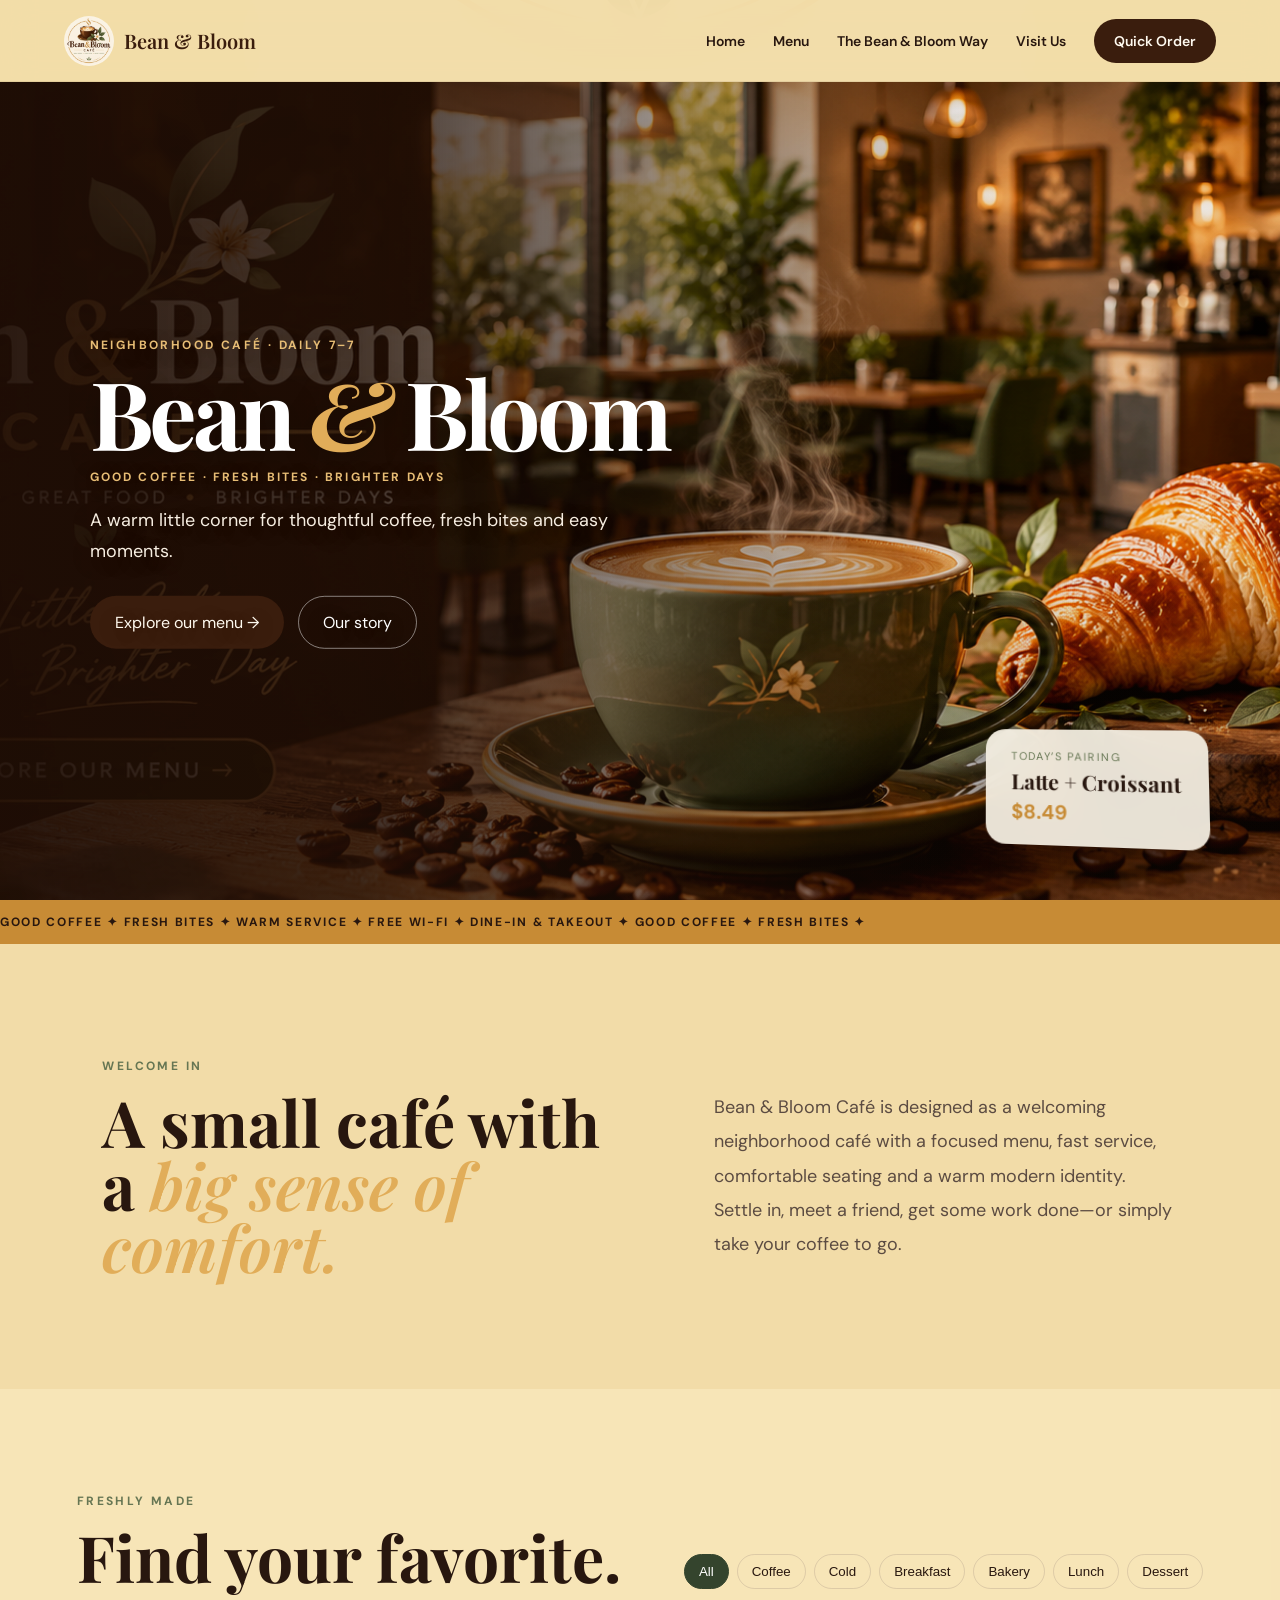
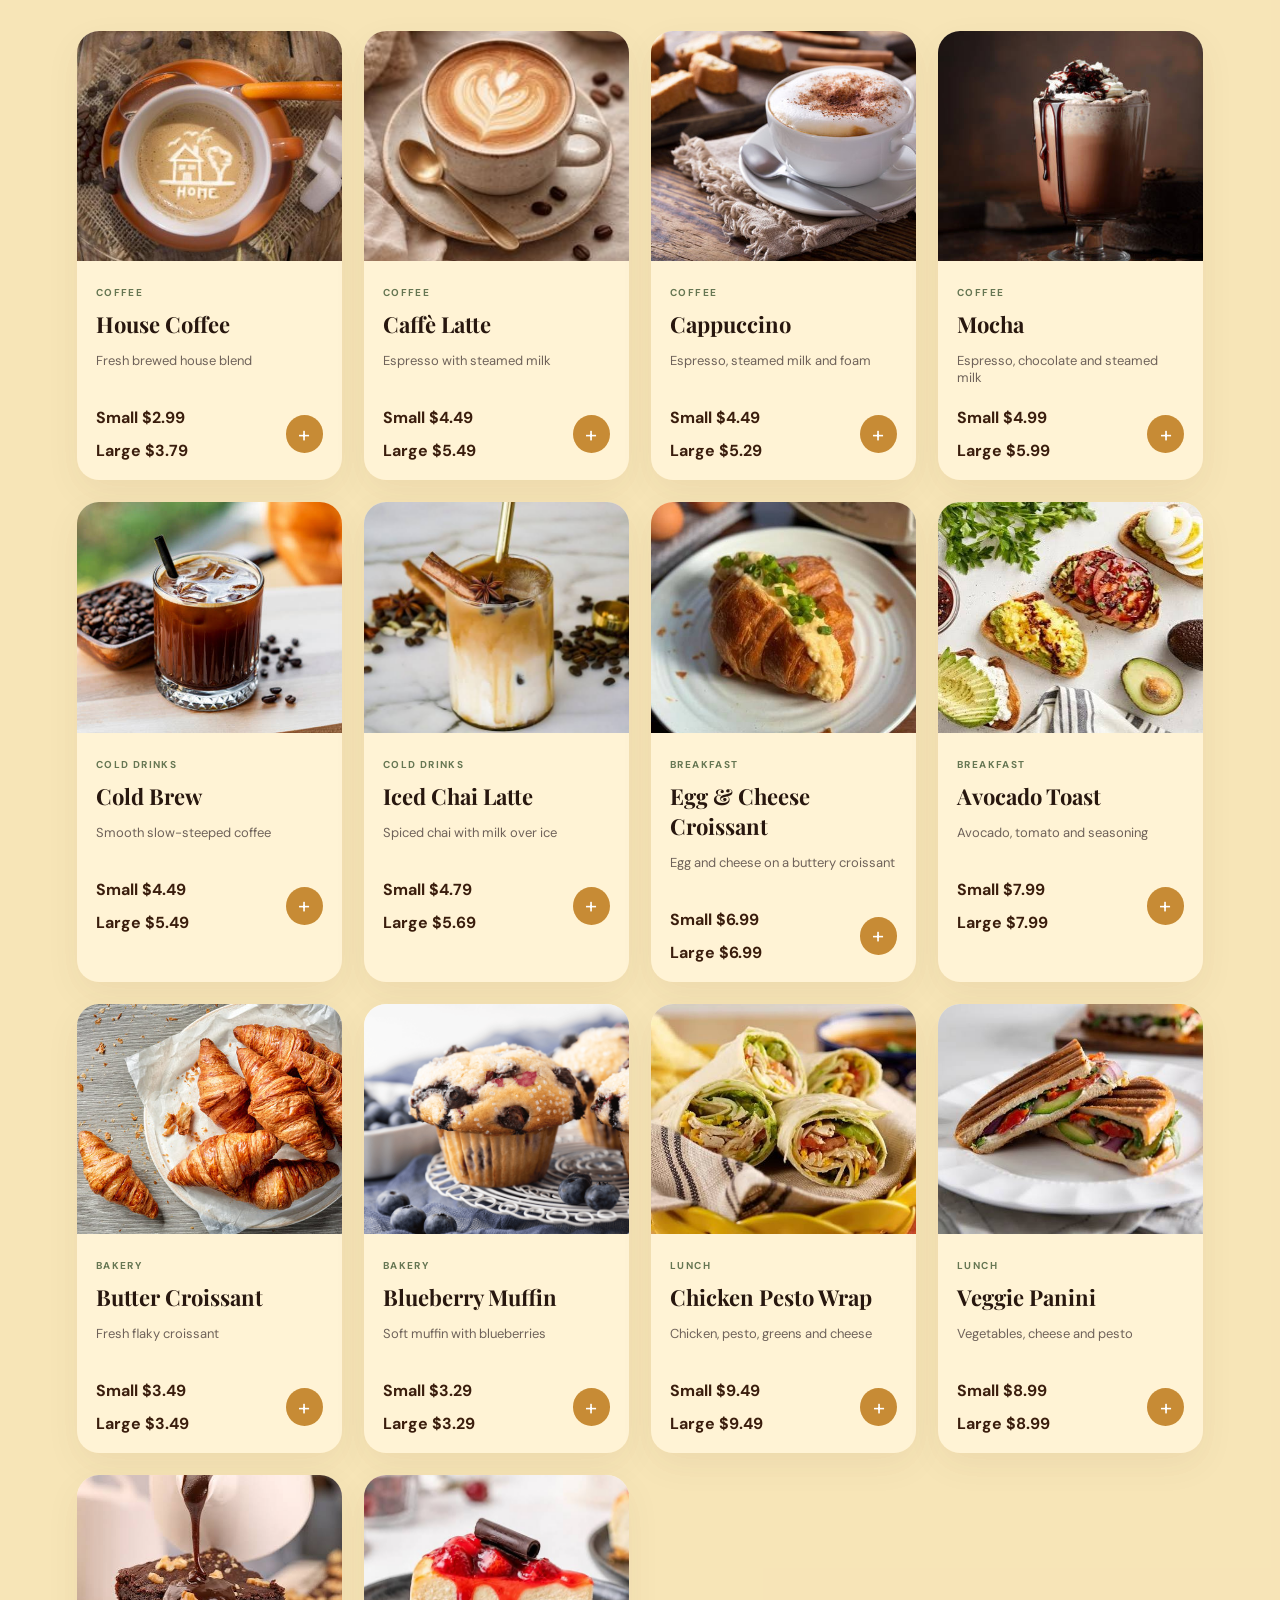
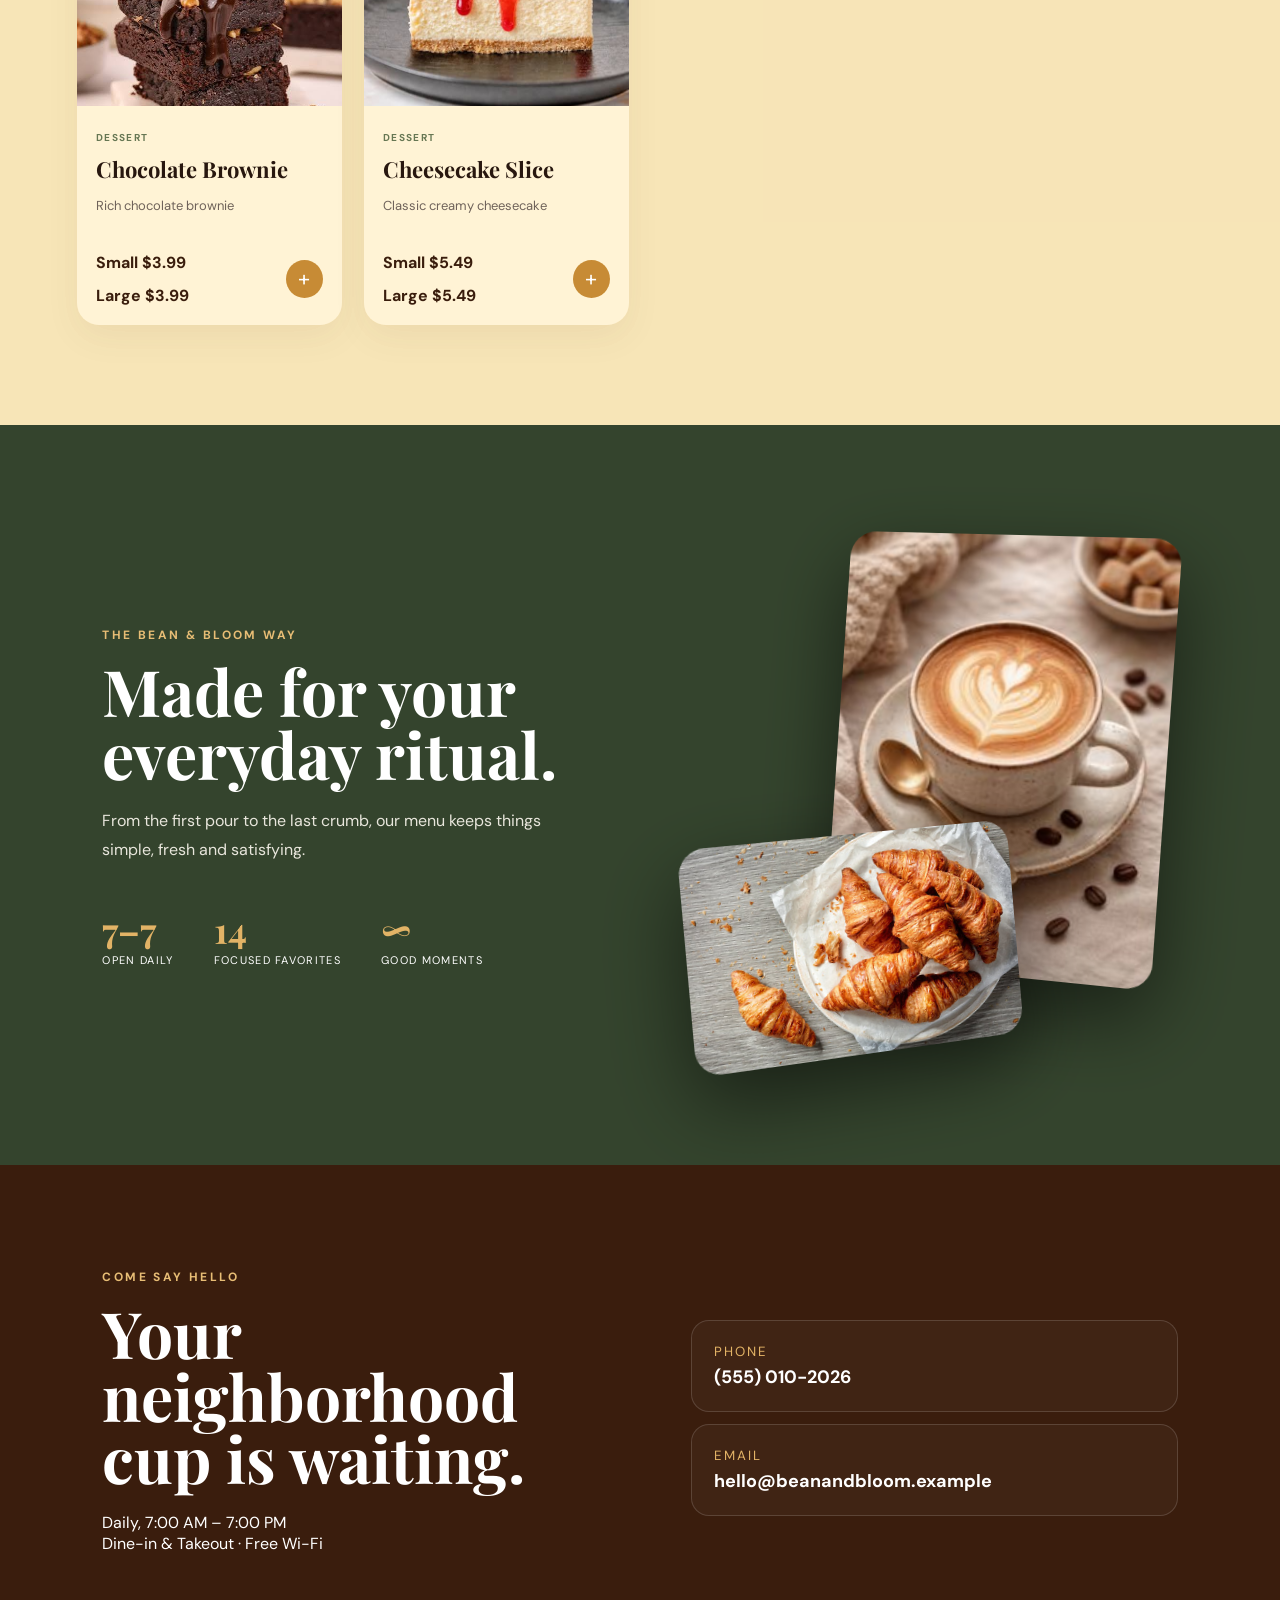
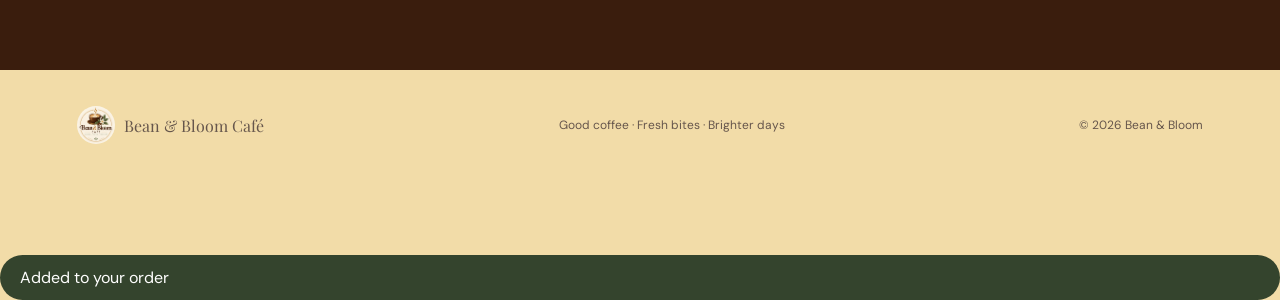
<file: index.html>
<!doctype html><html lang="en"><head><meta charset="utf-8"><meta name="viewport" content="width=device-width,initial-scale=1"><title>Bean & Bloom Café</title><meta name="description" content="Bean & Bloom — good coffee, fresh bites, brighter days."><link rel="stylesheet" href="styles.css"></head>
<body><div class="watermark"></div><header class="nav"><a class="brand" href="#home"><img src="logo.png" alt="Bean & Bloom logo"><span>Bean & Bloom</span></a><details class="mobileMenu"><summary aria-label="Open navigation menu">☰</summary><div class="mobileMenuPanel"><a href="#home">Home</a><a href="#menu">Menu</a><a href="#about">The Bean &amp; Bloom Way</a><a href="#contact">Visit Us</a><a class="pill" href="order.html">Quick Order</a></div></details><nav id="mainNav"><a href="#home">Home</a><a href="#menu">Menu</a><a href="#about">The Bean &amp; Bloom Way</a><a href="#contact">Visit Us</a><a class="pill" href="order.html">Quick Order</a></nav></header>
<main><section class="hero" id="home"><div class="heroStage"><img class="heroImg" src="hero.png" alt="Bean & Bloom café interior, coffee and pastries"></div><div class="heroShade"></div><div class="heroCopy"><span class="eyebrow">NEIGHBORHOOD CAFÉ · DAILY 7–7</span><h1 class="heroBrand">Bean <span>&amp;</span> Bloom</h1><p class="heroTagline">Good coffee · Fresh bites · Brighter days</p><p>A warm little corner for thoughtful coffee, fresh bites and easy moments.</p><div class="actions"><a class="cta" href="#menu">Explore our menu →</a><a class="ghost" href="#about">Our story</a></div></div><div class="coffeeSteam" aria-hidden="true"><i></i><i></i><i></i><i></i><i></i></div><div class="floatCard"><span>Today’s pairing</span><strong>Latte + Croissant</strong><b>$8.49</b></div></section>
<section class="marquee"><div>GOOD COFFEE ✦ FRESH BITES ✦ WARM SERVICE ✦ FREE WI-FI ✦ DINE-IN & TAKEOUT ✦ GOOD COFFEE ✦ FRESH BITES ✦</div></section>
<section class="intro" id="about"><div><span class="eyebrow dark">WELCOME IN</span><h2>A small café with a <em>big sense of comfort.</em></h2></div><p>Bean & Bloom Café is designed as a welcoming neighborhood café with a focused menu, fast service, comfortable seating and a warm modern identity. Settle in, meet a friend, get some work done—or simply take your coffee to go.</p></section>
<section class="menuSection" id="menu"><div class="sectionHead"><div><span class="eyebrow dark">FRESHLY MADE</span><h2>Find your favorite.</h2></div><div class="filters"><button class="active" data-filter="All">All</button><button data-filter="Coffee">Coffee</button><button data-filter="Cold Drinks">Cold</button><button data-filter="Breakfast">Breakfast</button><button data-filter="Bakery">Bakery</button><button data-filter="Lunch">Lunch</button><button data-filter="Dessert">Dessert</button></div></div><div class="menuGrid" id="menuGrid"></div></section>
<section class="feature"><div class="featureText"><span class="eyebrow">THE BEAN & BLOOM WAY</span><h2>Made for your everyday ritual.</h2><p>From the first pour to the last crumb, our menu keeps things simple, fresh and satisfying.</p><div class="stats"><div><b>7–7</b><span>Open daily</span></div><div><b>14</b><span>Focused favorites</span></div><div><b>∞</b><span>Good moments</span></div></div></div><div class="stack"><img src="coffee-latte.png" alt="Caffè latte"><img src="butter-croissant.png" alt="Butter croissant"></div></section>
<section class="contact" id="contact"><div><span class="eyebrow">COME SAY HELLO</span><h2>Your neighborhood cup is waiting.</h2><p>Daily, 7:00 AM – 7:00 PM<br>Dine-in & Takeout · Free Wi-Fi</p></div><div class="contactCard"><a href="tel:+15550102026"><small>PHONE</small><strong>(555) 010-2026</strong></a><a href="mailto:hello@beanandbloom.example"><small>EMAIL</small><strong>hello@beanandbloom.example</strong></a></div></section></main>
<footer><div class="footerBrand"><img src="logo.png" alt=""><span>Bean & Bloom Café</span></div><p>Good coffee · Fresh bites · Brighter days</p><p>© <span id="year"></span> Bean & Bloom</p></footer><div class="toast" id="toast">Added to your order</div><script src="script.js"></script></body></html>
</file>
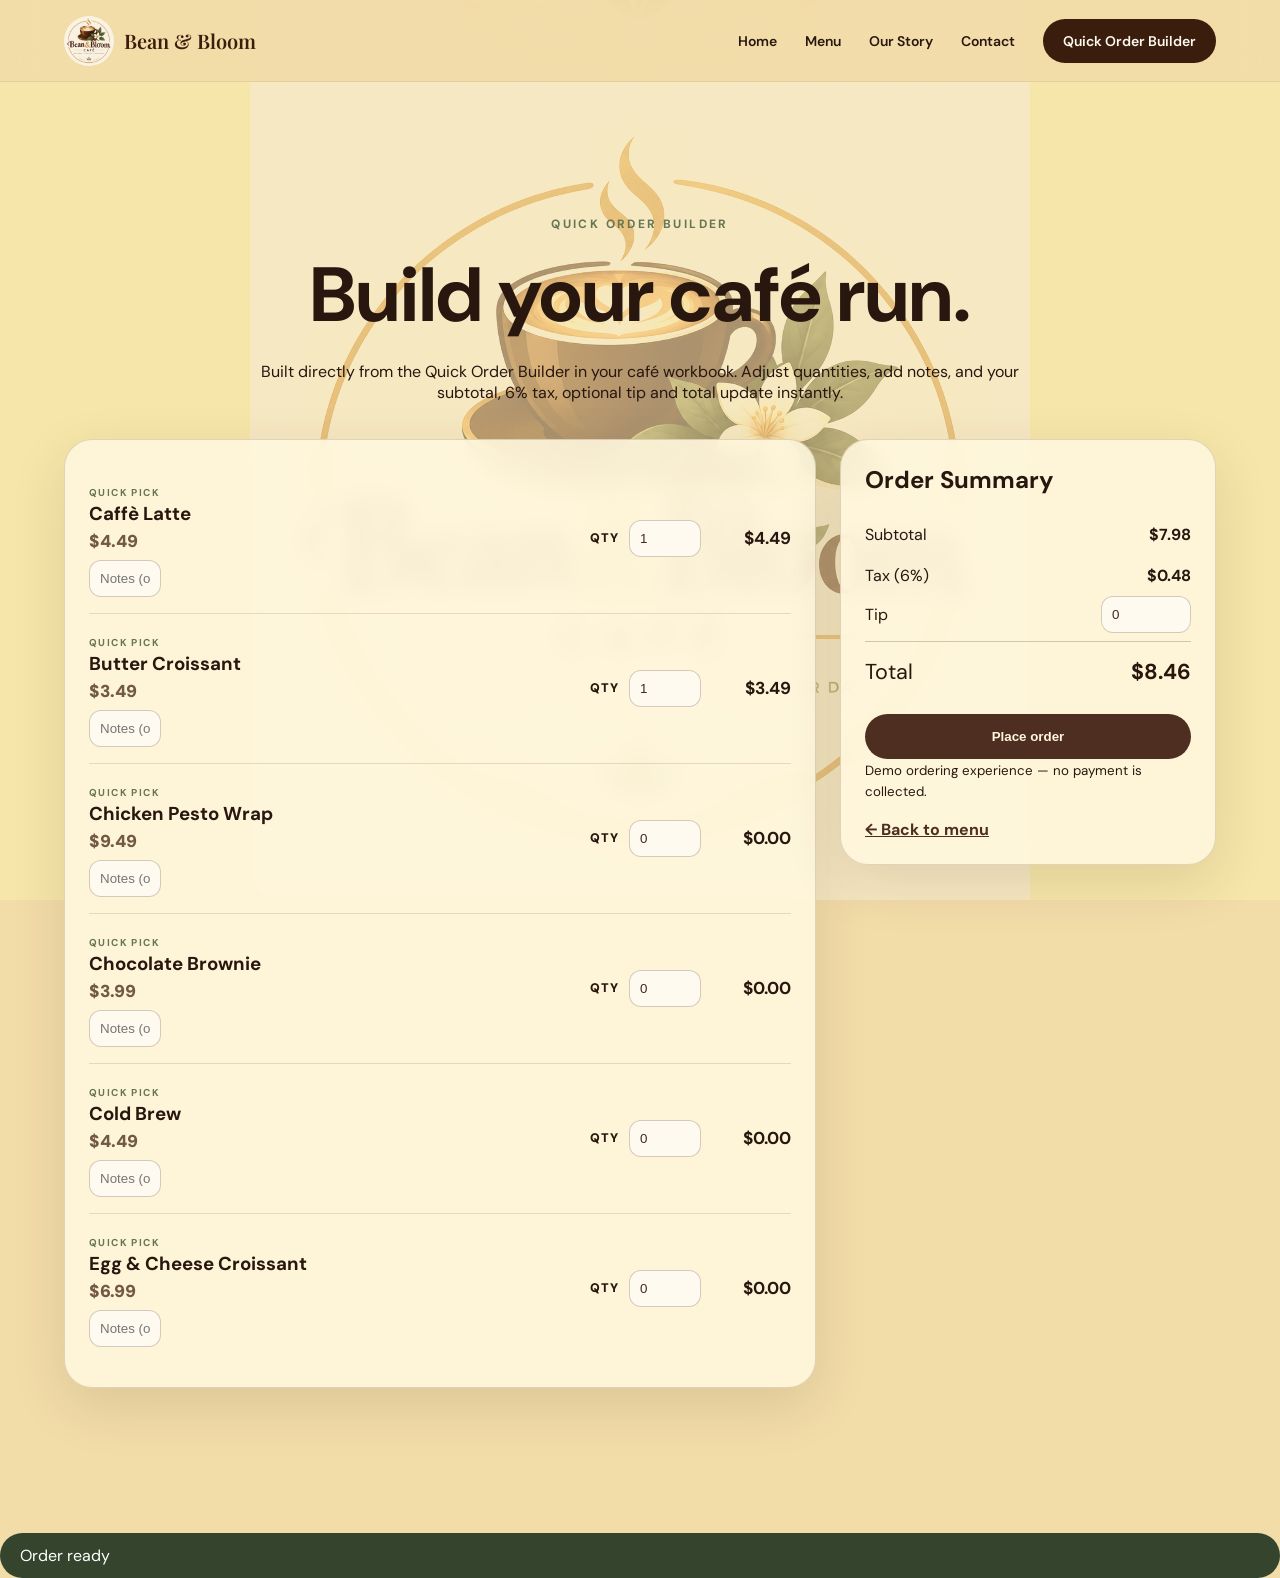
<file: order.html>
<!doctype html><html lang="en"><head><meta charset="utf-8"><meta name="viewport" content="width=device-width,initial-scale=1"><title>Quick Order | Bean & Bloom Café</title><link rel="stylesheet" href="styles.css"></head><body><div class="watermark"></div><header class="nav"><a class="brand" href="index.html"><img src="logo.png" alt="Bean & Bloom logo"><span>Bean & Bloom</span></a><button class="menuBtn" aria-label="Open menu">☰</button><nav><a href="index.html#home">Home</a><a href="index.html#menu">Menu</a><a href="index.html#about">Our Story</a><a href="index.html#contact">Contact</a><a class="pill" href="order.html">Quick Order Builder</a></nav></header><main class="orderPage"><section class="orderHero"><span class="eyebrow dark">QUICK ORDER BUILDER</span><h1>Build your café run.</h1><p>Built directly from the Quick Order Builder in your café workbook. Adjust quantities, add notes, and your subtotal, 6% tax, optional tip and total update instantly.</p></section><section class="builder"><div class="builderList" id="builderList"></div><aside class="builderSummary"><h2>Order Summary</h2><div class="sumline"><span>Subtotal</span><b id="osub">$0.00</b></div><div class="sumline"><span>Tax (6%)</span><b id="otax">$0.00</b></div><div class="tipRow"><span>Tip</span><input id="tip" type="number" min="0" step="0.50" value="0"></div><div class="sumline total"><span>Total</span><b id="ototal">$0.00</b></div><button class="placeBtn" id="place">Place order</button><small>Demo ordering experience — no payment is collected.</small><br><a class="backHome" href="index.html#menu">← Back to menu</a></aside></section></main><div class="toast" id="toast">Order ready</div><script src="order.js"></script></body></html>
</file>
<file: styles.css>
@import url('https://fonts.googleapis.com/css2?family=DM+Sans:wght@400;500;600;700&family=Playfair+Display:ital,wght@0,600;1,600&display=swap');
:root{--espresso:#3a1d0d;--cream:#f6f0e3;--sage:#667653;--sage2:#34442d;--gold:#c78b35;--ink:#28170f;--white:#fffdf7}*{box-sizing:border-box}html{scroll-behavior:smooth}body{margin:0;background:var(--cream);color:var(--ink);font-family:'DM Sans',sans-serif;overflow-x:hidden}.watermark{position:fixed;inset:0;pointer-events:none;z-index:-1;background:url('logo.png') center/720px no-repeat;opacity:.025}.nav{height:82px;padding:0 5vw;display:flex;align-items:center;justify-content:space-between;background:rgba(246,240,227,.9);backdrop-filter:blur(16px);position:sticky;top:0;z-index:20;border-bottom:1px solid #3a1d0d14}.brand{display:flex;align-items:center;gap:10px;color:var(--espresso);text-decoration:none;font-family:'Playfair Display',serif;font-weight:600;font-size:20px}.brand img{width:50px;height:50px;object-fit:cover;border-radius:50%}.nav nav{display:flex;align-items:center;gap:28px}.nav nav a{color:var(--ink);text-decoration:none;font-size:14px;font-weight:600}.pill,.cta{background:var(--espresso)!important;color:var(--white)!important;padding:13px 20px;border-radius:99px}.menuBtn{display:none;border:0;background:none;font-size:25px}.hero{height:calc(100vh - 82px);min-height:640px;position:relative;overflow:hidden}.heroImg{width:100%;height:100%;object-fit:cover}.heroShade{position:absolute;inset:0;background:linear-gradient(90deg,rgba(30,13,5,.83) 0%,rgba(30,13,5,.5) 42%,rgba(30,13,5,.04) 70%)}.heroCopy{position:absolute;left:7vw;top:50%;transform:translateY(-50%);max-width:650px;color:#fff}.eyebrow{font-size:12px;letter-spacing:.2em;font-weight:700;color:#e7bd75}.hero h1,.intro h2,.sectionHead h2,.feature h2,.order h2,.contact h2{font-family:'Playfair Display',serif;font-size:clamp(46px,6vw,88px);line-height:.98;margin:16px 0 22px}.hero h1 em,h2 em{color:#e1ad59;font-weight:600}.heroCopy p{font-size:18px;line-height:1.7;max-width:520px;color:#f7eee1}.actions{display:flex;gap:14px;align-items:center;margin-top:30px}.actions a{text-decoration:none}.cta{padding:16px 25px}.ghost{color:white;border:1px solid #ffffff77;border-radius:99px;padding:15px 24px}.floatCard{position:absolute;right:6vw;bottom:6vh;background:rgba(246,240,227,.93);backdrop-filter:blur(15px);padding:20px 26px;border-radius:20px;box-shadow:0 20px 70px #0005;transform:perspective(600px) rotateY(-6deg) rotateX(3deg);display:grid;gap:4px}.floatCard span{font-size:11px;text-transform:uppercase;letter-spacing:.15em;color:var(--sage)}.floatCard strong{font-family:'Playfair Display',serif;font-size:21px}.floatCard b{color:var(--gold);font-size:20px}.marquee{background:var(--gold);overflow:hidden;white-space:nowrap;padding:14px 0;font-weight:700;font-size:12px;letter-spacing:.14em}.marquee div{width:max-content;animation:scroll 24s linear infinite}@keyframes scroll{to{transform:translateX(-50%)}}.intro{padding:110px 8vw;display:grid;grid-template-columns:1.1fr 1fr;gap:8vw;align-items:end}.dark{color:var(--sage)}.intro h2,.sectionHead h2,.order h2{font-size:clamp(40px,5vw,66px);margin-bottom:0}.intro p{font-size:18px;line-height:1.9;color:#5c4c42}.menuSection{padding:100px 6vw;background:#fffaf0}.sectionHead{display:flex;justify-content:space-between;align-items:end;gap:30px;margin-bottom:42px}.filters{display:flex;flex-wrap:wrap;gap:8px;justify-content:flex-end}.filters button{border:1px solid #a8978355;background:transparent;padding:9px 14px;border-radius:99px;cursor:pointer;color:var(--ink)}.filters button.active{background:var(--sage2);color:white;border-color:var(--sage2)}.menuGrid{display:grid;grid-template-columns:repeat(4,1fr);gap:22px}.card{background:var(--cream);border-radius:22px;overflow:hidden;box-shadow:0 12px 35px #4d351410;transition:.35s;transform-style:preserve-3d}.card:hover{transform:translateY(-9px) rotateX(2deg);box-shadow:0 24px 50px #4d351425}.card img{width:100%;aspect-ratio:1.15;object-fit:cover;display:block}.cardBody{padding:19px}.tag{font-size:10px;text-transform:uppercase;letter-spacing:.14em;color:var(--sage);font-weight:700}.card h3{font-family:'Playfair Display',serif;margin:8px 0;font-size:22px}.card p{font-size:13px;color:#6f625a;min-height:38px}.priceRow{display:flex;align-items:center;justify-content:space-between;margin-top:17px}.priceRow b{color:var(--espresso)}.add{border:0;border-radius:50%;width:38px;height:38px;background:var(--gold);font-size:22px;cursor:pointer;color:white}.feature{background:var(--sage2);color:white;padding:110px 8vw;display:grid;grid-template-columns:1fr 1fr;gap:8vw;align-items:center;overflow:hidden}.feature h2,.contact h2{font-size:clamp(42px,5vw,68px)}.feature p{line-height:1.8;color:#e8e6dc}.stats{display:flex;gap:40px;margin-top:40px}.stats div{display:grid}.stats b{font-family:'Playfair Display',serif;font-size:36px;color:#e2b366}.stats span{font-size:11px;text-transform:uppercase;letter-spacing:.12em}.stack{height:520px;position:relative;perspective:1000px}.stack img{position:absolute;width:68%;border-radius:26px;box-shadow:0 30px 80px #0008}.stack img:first-child{right:3%;top:0;transform:rotateY(-10deg) rotateZ(4deg)}.stack img:last-child{left:0;bottom:0;transform:rotateY(12deg) rotateZ(-5deg)}.order{padding:110px 8vw}.orderTitle{text-align:center;max-width:650px;margin:0 auto 45px}.orderTitle p{color:#6d5d51}.orderPanel{max-width:900px;margin:auto;background:#fffaf0;border-radius:28px;padding:30px;box-shadow:0 24px 70px #3a1d0d15;display:grid;grid-template-columns:1.4fr 1fr;gap:35px}.cartItem{display:grid;grid-template-columns:1fr auto auto;gap:12px;align-items:center;padding:13px 0;border-bottom:1px solid #3a1d0d18}.cartItem button{border:0;background:#eee3d4;border-radius:50%;width:28px;height:28px;cursor:pointer}.empty{color:#88786c}.totals{background:var(--espresso);color:white;padding:24px;border-radius:20px}.totals>div{display:flex;justify-content:space-between;padding:8px 0}.totals .grand{font-size:22px;border-top:1px solid #ffffff33;margin-top:10px;padding-top:18px}.totals button{width:100%;border:0;background:var(--gold);color:white;padding:15px;border-radius:99px;font-weight:700;margin:15px 0 10px;cursor:pointer}.totals small{opacity:.6}.contact{background:var(--espresso);color:white;padding:100px 8vw;display:grid;grid-template-columns:1fr 1fr;gap:8vw;align-items:center}.contactCard{display:grid;gap:12px}.contactCard a{padding:22px;border:1px solid #ffffff25;border-radius:18px;color:white;text-decoration:none;display:grid;gap:5px;background:#ffffff08}.contactCard small{color:#e2b366;letter-spacing:.15em}.contactCard strong{font-size:18px}footer{padding:35px 6vw;display:flex;align-items:center;justify-content:space-between;gap:20px;font-size:12px;color:#66564c}.footerBrand{display:flex;align-items:center;gap:9px;font-family:'Playfair Display',serif;font-size:16px}.footerBrand img{width:38px;height:38px;border-radius:50%}.toast{position:fixed;bottom:25px;left:50%;transform:translate(-50%,100px);background:var(--sage2);color:white;padding:12px 20px;border-radius:99px;z-index:50;transition:.3s}.toast.show{transform:translate(-50%,0)}
@media(max-width:950px){.menuGrid{grid-template-columns:repeat(2,1fr)}.sectionHead{display:block}.filters{justify-content:flex-start;margin-top:25px}.feature{grid-template-columns:1fr}.stack{height:400px}.nav nav{display:none;position:absolute;top:82px;left:0;right:0;background:var(--cream);padding:25px;flex-direction:column}.nav nav.open{display:flex}.menuBtn{display:block}.intro,.contact{grid-template-columns:1fr}.orderPanel{grid-template-columns:1fr}.floatCard{display:none}}
@media(max-width:600px){.hero{min-height:610px}.heroCopy{left:7vw;right:7vw}.hero h1{font-size:50px}.menuGrid{grid-template-columns:1fr}.intro,.menuSection,.feature,.order,.contact{padding:75px 6vw}.stats{gap:20px}.stack{height:300px}footer{flex-direction:column;text-align:center}.sectionHead h2,.intro h2,.feature h2,.order h2,.contact h2{font-size:42px}}

/* Hero refresh: keep the Bean & Bloom name readable while adding depth and motion */
.hero{isolation:isolate;background:var(--espresso);perspective:1400px}
.heroStage{position:absolute;inset:-3%;z-index:0;transform-style:preserve-3d;animation:heroFloat 14s ease-in-out infinite alternate}
.heroImg{position:absolute;inset:0;width:100%;height:100%;object-fit:cover;object-position:center center;transform:scale(1.035);filter:saturate(1.04) contrast(1.02)}
.heroShade{z-index:1;background:linear-gradient(90deg,rgba(30,13,5,.94) 0%,rgba(30,13,5,.82) 28%,rgba(30,13,5,.35) 58%,rgba(30,13,5,.08) 78%),linear-gradient(0deg,rgba(30,13,5,.28),transparent 45%)}
.heroCopy{z-index:4;max-width:720px;text-shadow:0 4px 30px rgba(0,0,0,.28)}
.heroBrand{font-size:clamp(58px,7.4vw,116px)!important;letter-spacing:-.045em;white-space:nowrap;margin:12px 0 8px!important}
.heroBrand span{color:#e1ad59;font-style:italic}
.heroTagline{margin:0 0 15px!important;color:#e7bd75!important;text-transform:uppercase;font-size:12px!important;font-weight:700;letter-spacing:.18em}
.heroOrb{position:absolute;z-index:3;right:8vw;top:12%;width:clamp(150px,17vw,270px);aspect-ratio:1;border-radius:50%;padding:9px;background:rgba(246,240,227,.12);border:1px solid rgba(255,255,255,.26);box-shadow:0 35px 80px rgba(0,0,0,.35),inset 0 0 35px rgba(255,255,255,.13);backdrop-filter:blur(9px);transform-style:preserve-3d;animation:orb360 18s linear infinite}
.heroOrb img{width:100%;height:100%;object-fit:cover;border-radius:50%;box-shadow:0 12px 40px rgba(0,0,0,.28)}
.floatCard{z-index:5}
@keyframes heroFloat{0%{transform:scale(1.02) rotateY(-1.5deg) translate3d(-.5%,0,0)}100%{transform:scale(1.065) rotateY(1.5deg) translate3d(.5%,-.6%,0)}}
@keyframes orb360{0%{transform:rotateY(0deg) rotateZ(-2deg)}50%{transform:rotateY(180deg) rotateZ(2deg)}100%{transform:rotateY(360deg) rotateZ(-2deg)}}
@media(max-width:950px){.heroOrb{right:4vw;top:8%;width:145px;opacity:.88}.heroBrand{font-size:clamp(54px,10vw,82px)!important}.heroShade{background:linear-gradient(90deg,rgba(30,13,5,.92),rgba(30,13,5,.62) 68%,rgba(30,13,5,.2))}}
@media(max-width:600px){.heroStage{inset:0}.heroImg{object-position:58% center}.heroOrb{width:105px;right:5vw;top:5%;opacity:.8}.heroBrand{white-space:normal;font-size:58px!important;line-height:.88!important;max-width:360px}.heroCopy{top:55%}.heroShade{background:linear-gradient(90deg,rgba(30,13,5,.93),rgba(30,13,5,.65) 75%,rgba(30,13,5,.25))}}
@media(prefers-reduced-motion:reduce){.heroStage,.heroOrb{animation:none}}


/* Realistic hero steam animation — replaces the rotating logo */
.heroStage{inset:0;animation:none;transform:none}
.heroImg{transform:none;object-position:center center}
.heroOrb{display:none!important}
.coffeeSteam{position:absolute;z-index:3;left:56.7%;top:42%;width:13%;height:27%;pointer-events:none;filter:blur(.15px)}
.coffeeSteam i{position:absolute;bottom:0;width:18px;height:150px;border-radius:50%;opacity:0;background:linear-gradient(to top,rgba(255,255,255,0),rgba(255,255,255,.34) 28%,rgba(255,255,255,.62) 55%,rgba(255,255,255,.10) 88%,transparent);filter:blur(7px);transform-origin:50% 100%;animation:steamRise 4.8s ease-in-out infinite}
.coffeeSteam i:nth-child(1){left:18%;animation-delay:-.6s;animation-duration:4.5s}
.coffeeSteam i:nth-child(2){left:37%;height:175px;animation-delay:-2.7s;animation-duration:5.4s}
.coffeeSteam i:nth-child(3){left:53%;height:135px;animation-delay:-1.5s;animation-duration:4.2s}
.coffeeSteam i:nth-child(4){left:68%;height:165px;animation-delay:-3.6s;animation-duration:5.1s}
.coffeeSteam i:nth-child(5){left:47%;height:120px;animation-delay:-4.3s;animation-duration:4.7s}
@keyframes steamRise{0%{opacity:0;transform:translate3d(0,25px,0) scaleX(.7) rotate(-5deg)}18%{opacity:.65}48%{opacity:.48;transform:translate3d(14px,-48px,0) scaleX(1.15) rotate(7deg)}72%{opacity:.28;transform:translate3d(-10px,-95px,0) scaleX(.85) rotate(-8deg)}100%{opacity:0;transform:translate3d(8px,-150px,0) scaleX(1.4) rotate(5deg)}}
@media(max-width:950px){.coffeeSteam{left:55%;top:42%;width:16%;height:26%}}
@media(max-width:600px){.heroImg{object-position:58% center}.coffeeSteam{left:52%;top:43%;width:23%;height:24%;transform:scale(.8)}}
@media(prefers-reduced-motion:reduce){.coffeeSteam i{animation:none;opacity:.2}}

/* Brand watermark visibility refresh */
:root{--cream:#efe2c8;--white:#fffaf0}
body{background:#efe2c8}
.watermark{z-index:0;background-color:#efe2c8;background-image:url('logo.png');background-position:center;background-size:min(680px,70vw);background-repeat:repeat-y;opacity:.115;filter:sepia(.08) saturate(.9) contrast(1.08)}
.nav,.hero,.marquee,.menuSection,.feature,.contact,footer{position:relative;z-index:2}
.intro,.order{position:relative;z-index:1;background:rgba(239,226,200,.74);backdrop-filter:blur(1.5px)}
.menuSection{background:#f8edda}
.card{background:#f3e5cb}
.orderPanel{background:#f8edda}
.nav{background:rgba(239,226,200,.92)}
@media(max-width:600px){.watermark{background-size:92vw;opacity:.09}}

/* Stronger Bean & Bloom background branding */
body{background:#f3e5c9}
.watermark{
  position:fixed;inset:0;z-index:0;pointer-events:none;
  background-color:#f3e5c9;
  background-image:url('logo.png');
  background-repeat:repeat-y;
  background-position:center 110px;
  background-size:min(760px,78vw) auto;
  opacity:.28;
  filter:sepia(.12) saturate(1.05) contrast(1.16);
}
/* Keep page content above the watermark while allowing it to show through light sections */
body > *:not(.watermark){position:relative;z-index:1}
.intro,.order{background:rgba(243,229,201,.76)}
.menuSection{background:rgba(255,248,232,.82)}
.nav{background:rgba(243,229,201,.90)}
@media(max-width:600px){.watermark{background-size:105vw auto;opacity:.24;background-position:center 100px}.intro,.order{background:rgba(243,229,201,.80)}}

/* Light-gold background + clearly visible Bean & Bloom watermark */
body{background:#f2dca8}
.watermark{
  background-color:#f2dca8;
  background-image:url('logo.png');
  background-repeat:repeat-y;
  background-position:center 105px;
  background-size:min(780px,80vw) auto;
  opacity:.34;
  filter:sepia(.18) saturate(1.15) contrast(1.2);
}
.intro,.order{background:rgba(242,220,168,.62)}
.menuSection{background:rgba(250,232,190,.70)}
.card{background:rgba(255,244,216,.91)}
.orderPanel{background:rgba(255,240,204,.88)}
.nav{background:rgba(242,220,168,.90)}
@media(max-width:600px){
 .watermark{background-size:108vw auto;opacity:.30;background-position:center 96px}
 .intro,.order{background:rgba(242,220,168,.68)}
 .menuSection{background:rgba(250,232,190,.74)}
}
.priceRow b{display:flex;gap:12px;flex-wrap:wrap}.priceRow b span{white-space:nowrap}.priceRow .add{text-decoration:none;display:grid;place-items:center}
.orderPage{min-height:100vh;padding:130px 5vw 70px;position:relative;z-index:1}.orderHero{text-align:center;max-width:760px;margin:0 auto 36px}.orderHero h1{font-size:clamp(2.6rem,6vw,5.6rem);margin:.15em 0}.builder{max-width:1180px;margin:auto;display:grid;grid-template-columns:1.5fr .75fr;gap:24px}.builderList,.builderSummary{background:rgba(255,248,222,.88);backdrop-filter:blur(12px);border:1px solid rgba(89,55,30,.18);border-radius:28px;padding:24px;box-shadow:0 18px 55px rgba(65,42,22,.12)}.builderItem{display:grid;grid-template-columns:1fr auto auto;gap:14px;align-items:center;padding:16px 0;border-bottom:1px solid rgba(89,55,30,.15)}.builderItem:last-child{border-bottom:0}.builderItem h3{margin:0 0 4px}.builderItem p{margin:0;opacity:.72}.builderItem select,.builderItem input,.tipRow input,.notes{border:1px solid rgba(89,55,30,.25);background:#fffaf0;border-radius:12px;padding:10px;color:#3e2a1d}.builderItem input{width:72px}.notes{width:100%;margin-top:8px;box-sizing:border-box}.builderSummary{height:max-content;position:sticky;top:105px}.builderSummary h2{margin-top:0}.sumline{display:flex;justify-content:space-between;padding:10px 0}.sumline.total{font-size:1.35rem;border-top:1px solid rgba(89,55,30,.25);margin-top:8px;padding-top:16px}.tipRow{display:flex;justify-content:space-between;align-items:center;gap:12px}.tipRow input{width:90px}.placeBtn{width:100%;border:0;border-radius:999px;padding:15px;background:#4d2e20;color:#fff7dc;font-weight:800;margin-top:18px;cursor:pointer}.backHome{display:inline-block;margin-top:18px;color:#4d2e20;font-weight:700}@media(max-width:800px){.builder{grid-template-columns:1fr}.builderSummary{position:static}.builderItem{grid-template-columns:1fr 1fr}.builderItem>div:first-child{grid-column:1/-1}}

.quickPrice{font-weight:900;color:var(--espresso,#3b2418);font-size:1.08rem}.qtyBlock{display:flex;align-items:center;gap:10px}.qtyBlock label{font-size:.78rem;font-weight:900;letter-spacing:.08em;text-transform:uppercase}.lineTotal{min-width:76px;text-align:right;font-size:1.08rem}.builderItem{align-items:center}

/* Reliable mobile navigation toggle */
@media(max-width:950px){
  .nav{position:sticky;}
  .menuBtn{display:flex;align-items:center;justify-content:center;position:relative;z-index:1001;width:46px;height:46px;border:1px solid rgba(58,29,13,.18);border-radius:12px;background:#fffaf0;color:var(--espresso);cursor:pointer;line-height:1;touch-action:manipulation;}
  .nav #mainNav{display:none;position:absolute;z-index:1000;top:82px;left:0;right:0;background:var(--cream);padding:25px;flex-direction:column;align-items:stretch;gap:8px;box-shadow:0 18px 35px rgba(58,29,13,.15);}
  .nav #mainNav.open{display:flex;}
  .nav #mainNav a{display:block;padding:12px 8px;}
}


/* Native hamburger navigation - no JavaScript required */
.mobileMenu{display:none;position:relative;margin-left:auto}
.mobileMenu summary{list-style:none;cursor:pointer;width:46px;height:46px;display:flex;align-items:center;justify-content:center;border:1px solid rgba(58,29,13,.18);border-radius:12px;background:#fffaf0;color:var(--espresso);font-size:27px;font-weight:700;line-height:1;user-select:none}
.mobileMenu summary::-webkit-details-marker{display:none}
.mobileMenuPanel{position:absolute;right:0;top:54px;width:min(310px,88vw);padding:14px;background:var(--cream);border:1px solid rgba(58,29,13,.12);border-radius:16px;box-shadow:0 18px 45px rgba(58,29,13,.22);display:flex;flex-direction:column;gap:4px;z-index:2000}
.mobileMenuPanel a{display:block;padding:13px 14px;border-radius:10px;color:var(--ink);text-decoration:none;font-size:15px;font-weight:700}
.mobileMenuPanel a:not(.pill):hover{background:rgba(58,29,13,.07)}
@media(max-width:950px){
  .nav>nav#mainNav{display:none !important}
  .nav>.menuBtn{display:none !important}
  .nav>.mobileMenu{display:block !important}
}
@media(min-width:951px){
  .nav>.mobileMenu{display:none !important}
  .nav>nav#mainNav{display:flex !important}
}

/* GitHub Pages mobile navigation stacking fix */
.nav{
  position:sticky !important;
  top:0;
  z-index:10000 !important;
  overflow:visible !important;
  isolation:isolate;
}
.mobileMenu{
  position:relative !important;
  z-index:10001 !important;
}
.mobileMenuPanel{
  z-index:10002 !important;
}
.hero{
  z-index:2 !important;
}
@media(max-width:950px){
  .mobileMenuPanel{
    position:absolute !important;
    top:54px !important;
    right:0 !important;
  }
}
</file>
